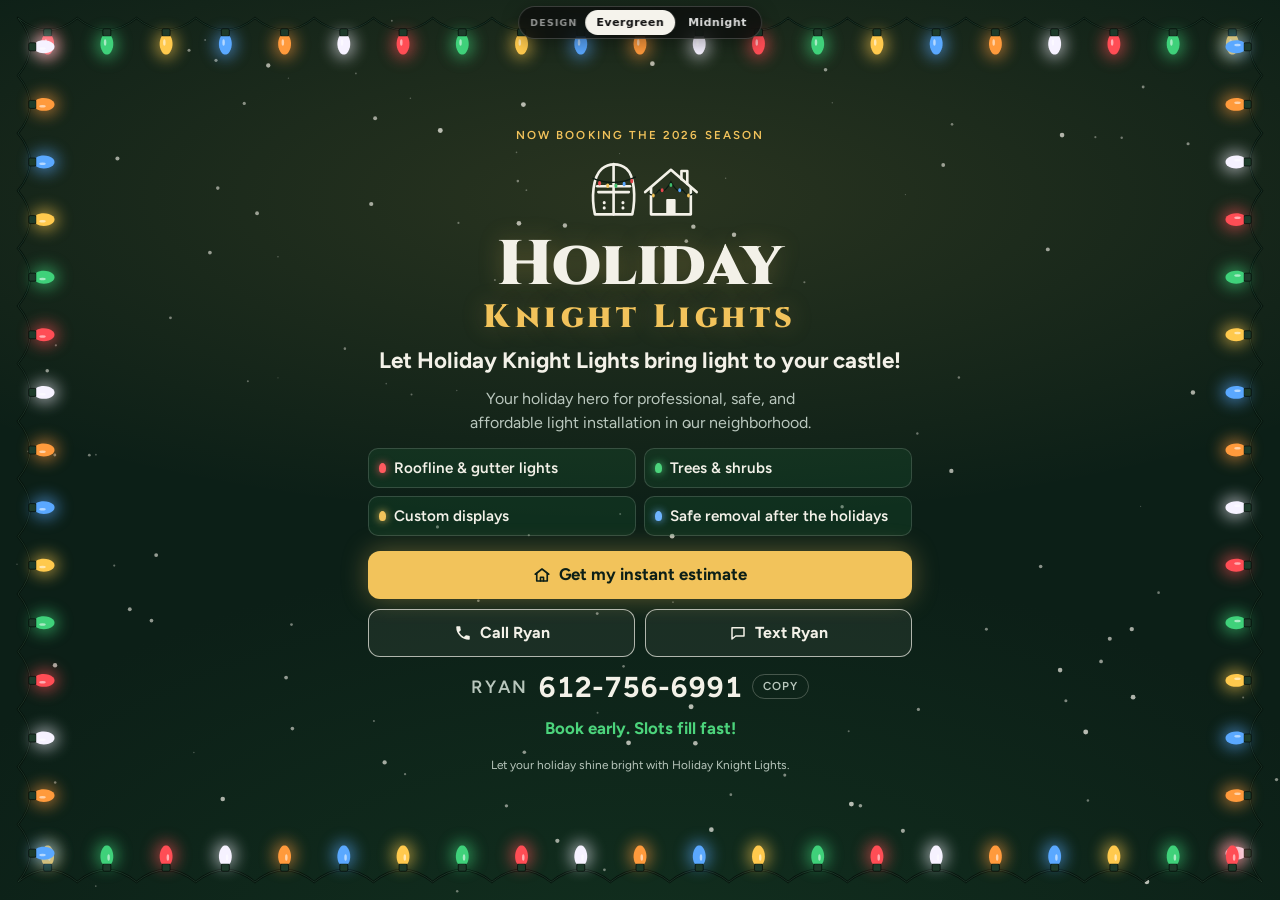
<file: index.html>
<!doctype html>
<html lang="en" data-version="evergreen">
<head>
<meta charset="utf-8">
<meta name="viewport" content="width=device-width, initial-scale=1, viewport-fit=cover">
<title>Holiday Knight Lights</title>
<meta name="description" content="Professional, safe, and affordable holiday light installation. Get an instant estimate or call/text Ryan at 612-756-6991.">
<meta name="theme-color" content="#0c1f17">
<link rel="preconnect" href="https://fonts.googleapis.com">
<link rel="preconnect" href="https://fonts.gstatic.com" crossorigin>
<link rel="stylesheet" href="https://fonts.googleapis.com/css2?family=Cinzel:wght@700;900&family=Figtree:wght@400;500;600;700&display=swap">
<link rel="stylesheet" href="assets/estimate.css">
<style>
  /* Layout: a fixed frame of sagging light strands around one centered column that fits a phone screen.
     The estimate tool opens as a full-screen sheet so the home page stays one fold. */
  :root {
    --night: #0c1f17;
    --night-2: #12301f;
    --panel: #10271c;
    --pine: #1f6b3e;
    --frost: #f3f1e8;
    --frost-dim: #b9c7bd;
    --gold: #f2c35b;
    --green-lit: #4cd47c;
    --wire: #06120c;
    --line: rgba(243,241,232,.16);
    --display: "Cinzel", "Trajan Pro", Georgia, serif;
    --body: "Figtree", "Segoe UI", system-ui, sans-serif;
    --frame: 46px;
    color-scheme: dark;
    /* estimate sheet theme */
    --q-bg: var(--night); --q-panel: var(--panel); --q-fg: var(--frost); --q-dim: var(--frost-dim);
    --q-accent: var(--gold); --q-accent-ink: var(--night); --q-line: var(--line);
    --q-display: var(--display); --q-body: var(--body);
  }
  *, *::before, *::after { box-sizing: border-box; }
  html, body { height: 100%; margin: 0; }
  body {
    background:
      radial-gradient(120% 60% at 50% 22%, rgba(242,195,91,.13), transparent 60%),
      radial-gradient(90% 70% at 50% 110%, var(--night-2), transparent 70%),
      var(--night);
    color: var(--frost);
    font: 15px/1.4 var(--body);
    -webkit-font-smoothing: antialiased;
    overflow-x: hidden;
  }
  [hidden] { display: none !important; }
  button { font: inherit; color: inherit; }

  /* ---------- snow ---------- */
  #snow { position: fixed; inset: 0; width: 100%; height: 100%; pointer-events: none; z-index: 0; }

  /* ---------- lights border ---------- */
  #lights { position: fixed; inset: 0; width: 100%; height: 100%; pointer-events: none; z-index: 5; overflow: visible; }
  #lights .wire { fill: none; stroke: var(--wire); stroke-width: 2.2; stroke-linecap: round; }
  #lights .wire-hi { fill: none; stroke: #2a4a38; stroke-width: .8; opacity: .7; }
  #lights .socket { fill: #1d3a2a; stroke: #050d09; stroke-width: .6; }
  #lights .bulb { animation: twinkle var(--dur, 2.4s) ease-in-out var(--delay, 0s) infinite; }
  #lights .halo { opacity: .55; animation: halo var(--dur, 2.4s) ease-in-out var(--delay, 0s) infinite; }
  @keyframes twinkle { 0%,45%,75%,100% { opacity: 1; } 60% { opacity: .35; } }
  @keyframes halo { 0%,100% { opacity: .55; } 60% { opacity: .08; } }

  /* ---------- home ---------- */
  main {
    position: relative; z-index: 1;
    min-height: 100%;
    display: flex; flex-direction: column; align-items: center; justify-content: center;
    gap: clamp(8px, 1.8vh, 20px);
    padding-top: calc(var(--frame) + env(safe-area-inset-top, 0px));
    padding-bottom: calc(var(--frame) + env(safe-area-inset-bottom, 0px));
    padding-left: max(var(--frame), env(safe-area-inset-left, 0px));
    padding-right: max(var(--frame), env(safe-area-inset-right, 0px));
    text-align: center;
  }
  .inner { width: 100%; max-width: 30rem; display: flex; flex-direction: column; align-items: center; gap: clamp(8px, 1.6vh, 18px); }
  .eyebrow { margin: 0; font-size: .72rem; font-weight: 600; letter-spacing: .18em; text-transform: uppercase; color: var(--gold); }
  .crest { width: clamp(110px, min(40vw, 13vh), 170px); height: auto; display: block; }
  .crest .line { stroke: var(--frost); }
  .crest .fill { fill: var(--frost); }
  .crest .g { fill: var(--gold); } .crest .r { fill: #e5484d; } .crest .gr { fill: #3fbf6b; } .crest .b { fill: #5aa8ff; }

  h1 { margin: 0; font-family: var(--display); font-weight: 900; line-height: .95; letter-spacing: .02em; text-shadow: 0 0 24px rgba(242,195,91,.25); }
  h1 .top { display: block; font-size: clamp(2.1rem, min(12.5vw, 7vh), 4.4rem); }
  h1 .bottom { display: block; margin-top: .18em; font-size: clamp(1.15rem, min(6.4vw, 3.6vh), 2.3rem); letter-spacing: .14em; color: var(--gold); }

  .pitch { margin: 0; font-size: clamp(1.02rem, min(5vw, 2.7vh), 1.4rem); font-weight: 700; line-height: 1.25; text-wrap: balance; }
  .sub { margin: -2px 0 0; font-size: clamp(.84rem, min(3.8vw, 2vh), 1rem); line-height: 1.45; color: var(--frost-dim); max-width: 26rem; text-wrap: balance; }

  .services { list-style: none; margin: 0; padding: 0; display: grid; grid-template-columns: 1fr 1fr; gap: 8px; width: 100%; }
  .services li {
    display: flex; align-items: center; gap: 8px;
    padding: clamp(7px, 1.1vh, 11px) 10px;
    border: 1px solid var(--line); border-radius: 10px;
    background: rgba(31,107,62,.22);
    font-size: clamp(.78rem, min(3.5vw, 1.85vh), .95rem); font-weight: 600; line-height: 1.2;
    text-align: left; min-width: 0;
  }
  .services li::before { content: ""; flex: none; width: 7px; height: 10px; border-radius: 50% 50% 45% 45%; background: var(--c, var(--gold)); box-shadow: 0 0 8px var(--c, var(--gold)); }
  .services li:nth-child(1) { --c: #ff5a5f; } .services li:nth-child(2) { --c: var(--green-lit); }
  .services li:nth-child(3) { --c: var(--gold); } .services li:nth-child(4) { --c: #6fb4ff; }

  .contact { width: 100%; display: flex; flex-direction: column; align-items: center; gap: 10px; }
  .number { display: flex; align-items: center; flex-wrap: wrap; justify-content: center; gap: 4px 10px; font-weight: 700; font-size: clamp(1.15rem, min(5.6vw, 3.2vh), 1.9rem); font-variant-numeric: tabular-nums; }
  .number .who { font-size: .62em; font-weight: 600; letter-spacing: .12em; text-transform: uppercase; color: var(--frost-dim); }
  .copy { font: 600 .72rem/1 var(--body); letter-spacing: .08em; text-transform: uppercase; color: var(--frost-dim); background: none; border: 1px solid rgba(243,241,232,.25); border-radius: 999px; padding: 6px 10px; cursor: pointer; }
  .ctas { display: grid; grid-template-columns: 1fr 1fr; gap: 10px; width: 100%; }
  .btn {
    display: flex; align-items: center; justify-content: center; gap: 8px;
    min-height: 48px; padding: 0 14px; border-radius: 12px; border: 0;
    font: 700 1rem/1 var(--body); text-decoration: none; cursor: pointer;
    transition: transform .15s ease, box-shadow .2s ease, background .2s ease;
  }
  .btn svg { width: 18px; height: 18px; flex: none; }
  .btn.primary { width: 100%; background: var(--gold); color: var(--night); box-shadow: 0 0 26px rgba(242,195,91,.35); font-size: 1.05rem; }
  .btn.ghost { background: rgba(243,241,232,.06); color: var(--frost); border: 1.5px solid rgba(243,241,232,.7); }
  .btn:active { transform: scale(.97); }
  .btn:focus-visible, .copy:focus-visible { outline: 2px solid var(--gold); outline-offset: 3px; }
  .urgent { margin: 0; font-weight: 700; font-size: clamp(.88rem, min(4vw, 2.1vh), 1.05rem); color: var(--green-lit); }
  footer p { margin: 0; font-size: .74rem; color: var(--frost-dim); }

  @media (min-width: 720px) { :root { --frame: 64px; } .inner { max-width: 34rem; } }
  @media (max-height: 820px) and (max-width: 719px) { main > footer { display: none; } }
  @media (max-height: 700px) { .crest, .eyebrow { display: none; } }
  @media (max-height: 520px) { .services { grid-template-columns: repeat(4, 1fr); } .sub { display: none; } }

  @media (prefers-reduced-motion: reduce) {
    #lights .bulb, #lights .halo { animation: none; }
  }
</style>
</head>
<body>

<canvas id="snow" aria-hidden="true" data-color="#f3f1e8"></canvas>
<svg id="lights" aria-hidden="true" data-colors="#ff4d55,#3fd17a,#ffc94d,#5aa8ff,#ff9a3c,#f6f2ff"></svg>

<main>
  <div class="inner">
    <p class="eyebrow">Now booking the 2026 season</p>

    <svg class="crest" viewBox="0 0 200 110" aria-hidden="true">
      <g fill="none" class="line" stroke-width="4.5" stroke-linejoin="round" stroke-linecap="round">
        <path d="M22 98 C16 70 18 34 34 20 C46 10 64 10 76 20 C90 32 92 70 86 98 Z"/>
        <path d="M54 12 V98"/><path d="M26 50 H82"/><path d="M28 60 H80"/>
      </g>
      <g class="fill"><circle cx="38" cy="78" r="2.6"/><circle cx="38" cy="87" r="2.6"/><circle cx="70" cy="78" r="2.6"/><circle cx="70" cy="87" r="2.6"/></g>
      <path d="M18 36 Q54 52 92 34" fill="none" stroke="#0a1a12" stroke-width="2.2"/>
      <ellipse class="r" cx="30" cy="45" rx="2.6" ry="3.8"/><ellipse class="g" cx="44" cy="49" rx="2.6" ry="3.8"/>
      <ellipse class="gr" cx="58" cy="49" rx="2.6" ry="3.8"/><ellipse class="b" cx="72" cy="46" rx="2.6" ry="3.8"/>
      <ellipse class="r" cx="85" cy="41" rx="2.6" ry="3.8"/>
      <g fill="none" class="line" stroke-width="4.5" stroke-linecap="round" stroke-linejoin="round">
        <path d="M108 60 L152 22 L196 60"/><path d="M118 52 V98 H186 V52"/><path d="M170 38 V24 H180 V46"/>
      </g>
      <rect class="fill" x="144" y="72" width="16" height="26" rx="1.5"/>
      <path d="M114 62 Q123 70 132 56 Q141 64 152 42 Q163 64 172 56 Q181 70 190 62" fill="none" stroke="#0a1a12" stroke-width="2"/>
      <ellipse class="g" cx="122" cy="66" rx="2.4" ry="3.4"/><ellipse class="r" cx="137" cy="57" rx="2.4" ry="3.4"/>
      <ellipse class="gr" cx="152" cy="48" rx="2.4" ry="3.4"/><ellipse class="b" cx="167" cy="57" rx="2.4" ry="3.4"/>
      <ellipse class="g" cx="182" cy="66" rx="2.4" ry="3.4"/>
    </svg>

    <h1><span class="top">Holiday</span><span class="bottom">Knight Lights</span></h1>

    <p class="pitch">Let Holiday Knight Lights bring light to your castle!</p>
    <p class="sub">Your holiday hero for professional, safe, and affordable light installation in our neighborhood.</p>

    <ul class="services" aria-label="Services">
      <li>Roofline &amp; gutter lights</li>
      <li>Trees &amp; shrubs</li>
      <li>Custom displays</li>
      <li>Safe removal after the holidays</li>
    </ul>

    <div class="contact">
      <button class="btn primary" data-estimate type="button">
        <svg viewBox="0 0 24 24" fill="none" stroke="currentColor" stroke-width="2.2" stroke-linecap="round" stroke-linejoin="round" aria-hidden="true"><path d="M3 11l9-7 9 7"/><path d="M5 10v10h14V10"/><path d="M10 20v-5h4v5"/></svg>
        Get my instant estimate
      </button>
      <div class="ctas">
        <a class="btn ghost" href="tel:+16127566991">
          <svg viewBox="0 0 24 24" fill="currentColor" aria-hidden="true"><path d="M6.6 10.8a15.1 15.1 0 0 0 6.6 6.6l2.2-2.2a1 1 0 0 1 1-.25 11.4 11.4 0 0 0 3.6.57 1 1 0 0 1 1 1V20a1 1 0 0 1-1 1A17 17 0 0 1 3 4a1 1 0 0 1 1-1h3.5a1 1 0 0 1 1 1c0 1.25.2 2.45.57 3.57a1 1 0 0 1-.25 1z"/></svg>
          Call Ryan
        </a>
        <a class="btn ghost" href="sms:+16127566991">
          <svg viewBox="0 0 24 24" fill="none" stroke="currentColor" stroke-width="2" stroke-linejoin="round" aria-hidden="true"><path d="M4 5h16v11H9l-5 4z"/></svg>
          Text Ryan
        </a>
      </div>
      <div class="number"><span class="who">Ryan</span><span id="phone">612-756-6991</span><button class="copy" data-copy="612-756-6991" data-copy-target="phone" type="button">Copy</button></div>
      <p class="urgent">Book early. Slots fill fast!</p>
    </div>
  </div>
  <footer><p>Let your holiday shine bright with Holiday Knight Lights.</p></footer>
</main>

<script src="assets/ambient.js"></script>
<script src="assets/estimate.js"></script>
<script src="assets/switcher.js"></script>
</body>
</html>
</file>
<file: assets/estimate.css>
/* Holiday Knight Lights — shared instant-estimate sheet.
   Each page themes it by setting these variables on :root. */
:root {
  --q-bg: #0c1f17;
  --q-panel: #10271c;
  --q-fg: #f3f1e8;
  --q-dim: #b9c7bd;
  --q-accent: #f2c35b;
  --q-accent-ink: #0c1f17;
  --q-line: rgba(243,241,232,.16);
  --q-display: Georgia, serif;
  --q-body: system-ui, sans-serif;
  --q-radius: 12px;
}
body.sheet-open { overflow: hidden; }

.q-sheet {
  position: fixed; inset: 0; z-index: 60;
  display: flex; flex-direction: column;
  background: var(--q-bg); color: var(--q-fg);
  font-family: var(--q-body);
  padding-top: env(safe-area-inset-top, 0px);
  animation: q-rise .28s ease-out;
}
.q-sheet[hidden] { display: none !important; }
@keyframes q-rise { from { transform: translateY(24px); opacity: 0; } to { transform: none; opacity: 1; } }
.q-sheet button { font: inherit; color: inherit; }

.q-head {
  display: flex; align-items: center; gap: 10px;
  padding: 10px max(14px, env(safe-area-inset-right, 0px)) 10px max(14px, env(safe-area-inset-left, 0px));
  border-bottom: 1px solid var(--q-line);
}
.q-head h2 { margin: 0; flex: 1; font: 700 1.05rem/1.1 var(--q-display); letter-spacing: .08em; }
.q-rate { font-size: .75rem; font-weight: 700; color: var(--q-accent-ink); background: var(--q-accent); border-radius: 999px; padding: 5px 10px; font-variant-numeric: tabular-nums; }
.q-icon { width: 40px; height: 40px; display: grid; place-items: center; border-radius: 10px; border: 1px solid var(--q-line); background: transparent; cursor: pointer; }
.q-icon svg { width: 20px; height: 20px; }

.q-mapwrap { position: relative; flex: 1; min-height: 0; }
.q-map { position: absolute; inset: 0; background: #1a1f1c; }
.q-search { position: absolute; z-index: 1000; top: 10px; left: max(10px, env(safe-area-inset-left, 0px)); right: max(10px, env(safe-area-inset-right, 0px)); }
.q-search input {
  width: 100%; height: 48px; padding: 0 14px 0 42px; box-sizing: border-box;
  border-radius: var(--q-radius); border: 1px solid rgba(0,0,0,.2);
  background: #f5f4ef url("data:image/svg+xml,%3Csvg xmlns='http://www.w3.org/2000/svg' viewBox='0 0 24 24' fill='none' stroke='%23111' stroke-width='2.2' stroke-linecap='round'%3E%3Ccircle cx='11' cy='11' r='7'/%3E%3Cpath d='M20 20l-4-4'/%3E%3C/svg%3E") no-repeat 14px 50% / 18px;
  color: #111; font: 600 16px var(--q-body);
  box-shadow: 0 6px 20px rgba(0,0,0,.35); color-scheme: light;
}
.q-search input::placeholder { color: #666; font-weight: 500; }
.q-search input:focus { outline: 2px solid var(--q-accent); outline-offset: 2px; }
.q-sugg { list-style: none; margin: 6px 0 0; padding: 4px; border-radius: var(--q-radius); background: #f5f4ef; color: #111; box-shadow: 0 10px 28px rgba(0,0,0,.4); max-height: 46vh; overflow-y: auto; }
.q-sugg li { padding: 10px; border-radius: 8px; cursor: pointer; line-height: 1.25; }
.q-sugg li small { display: block; color: #666; font-size: .8rem; }
.q-sugg li:hover, .q-sugg li.active { background: #e4e4dc; }
.q-hint {
  position: absolute; z-index: 999; left: 50%; bottom: 12px; transform: translateX(-50%);
  width: max-content; max-width: calc(100% - 24px); box-sizing: border-box;
  padding: 8px 12px; border-radius: 999px;
  background: rgba(10,10,10,.82); border: 1px solid var(--q-line); color: var(--q-fg);
  font-size: .82rem; font-weight: 600; text-align: center;
  backdrop-filter: blur(6px); -webkit-backdrop-filter: blur(6px);
}
.q-hint.warn { border-color: var(--q-accent); color: var(--q-accent); }

.q-panel {
  display: flex; flex-direction: column; gap: 10px;
  padding: 12px max(14px, env(safe-area-inset-right, 0px)) calc(12px + env(safe-area-inset-bottom, 0px)) max(14px, env(safe-area-inset-left, 0px));
  background: var(--q-panel); border-top: 1px solid var(--q-line);
}
.q-seg { display: grid; grid-template-columns: repeat(3, 1fr); gap: 4px; padding: 4px; border-radius: var(--q-radius); background: rgba(0,0,0,.3); }
.q-seg button { min-height: 38px; border: 0; border-radius: 9px; background: transparent; color: var(--q-dim); font-weight: 700; font-size: .82rem; cursor: pointer; }
.q-seg button[aria-pressed="true"] { background: var(--q-fg); color: var(--q-bg); }
.q-tools { display: flex; gap: 6px; }
.q-tools[hidden] { display: none; }
.q-tool { flex: 1; min-height: 36px; border-radius: 9px; border: 1px solid var(--q-line); background: transparent; font-weight: 600; font-size: .82rem; cursor: pointer; }
.q-total { display: flex; align-items: flex-end; justify-content: space-between; gap: 12px; }
.q-ft { font-size: .9rem; color: var(--q-dim); font-variant-numeric: tabular-nums; }
.q-ft b { color: var(--q-fg); font-size: 1.15rem; }
.q-price { font: 700 clamp(1.7rem, 8vw, 2.3rem)/1 var(--q-display); color: var(--q-accent); font-variant-numeric: tabular-nums; }
.q-fine { margin: -4px 0 0; font-size: .72rem; color: var(--q-dim); }
.q-ctas { display: grid; grid-template-columns: 1fr 1fr; gap: 10px; }
.q-btn {
  display: flex; align-items: center; justify-content: center; gap: 8px;
  min-height: 46px; padding: 0 12px; border-radius: var(--q-radius); border: 0; box-sizing: border-box;
  font: 700 .95rem/1 var(--q-body); text-decoration: none; cursor: pointer; text-align: center;
}
.q-btn.solid { background: var(--q-accent); color: var(--q-accent-ink); }
.q-btn.line { background: transparent; color: var(--q-fg); border: 1.5px solid var(--q-line); }
.q-btn[aria-disabled="true"] { opacity: .45; pointer-events: none; }
.q-sheet button:focus-visible, .q-btn:focus-visible { outline: 2px solid var(--q-accent); outline-offset: 3px; }

.q-sheet .leaflet-container { font-family: var(--q-body); }
.q-sheet .leaflet-control-attribution { font-size: 9px; background: rgba(255,255,255,.75) !important; }
.q-sheet .leaflet-control-zoom { display: none; }
.q-vtx { background: var(--q-accent); border: 2px solid #111; border-radius: 50%; box-shadow: 0 0 10px var(--q-accent); }
.q-len { background: #111; color: var(--q-accent); border: 1px solid var(--q-accent); font: 700 11px var(--q-body); padding: 2px 6px; box-shadow: none; }
.q-len::before { display: none; }

@media (min-width: 900px) {
  .q-sheet { flex-direction: row; }
  .q-head { position: absolute; z-index: 1001; top: 0; left: 0; right: 380px; background: color-mix(in srgb, var(--q-bg) 85%, transparent); }
  .q-mapwrap { order: 1; }
  .q-search { top: 72px; max-width: 460px; }
  .q-panel { order: 2; width: 380px; border-top: 0; border-left: 1px solid var(--q-line); justify-content: flex-end; }
}
@media (prefers-reduced-motion: reduce) { .q-sheet { animation: none; } }
</file>
